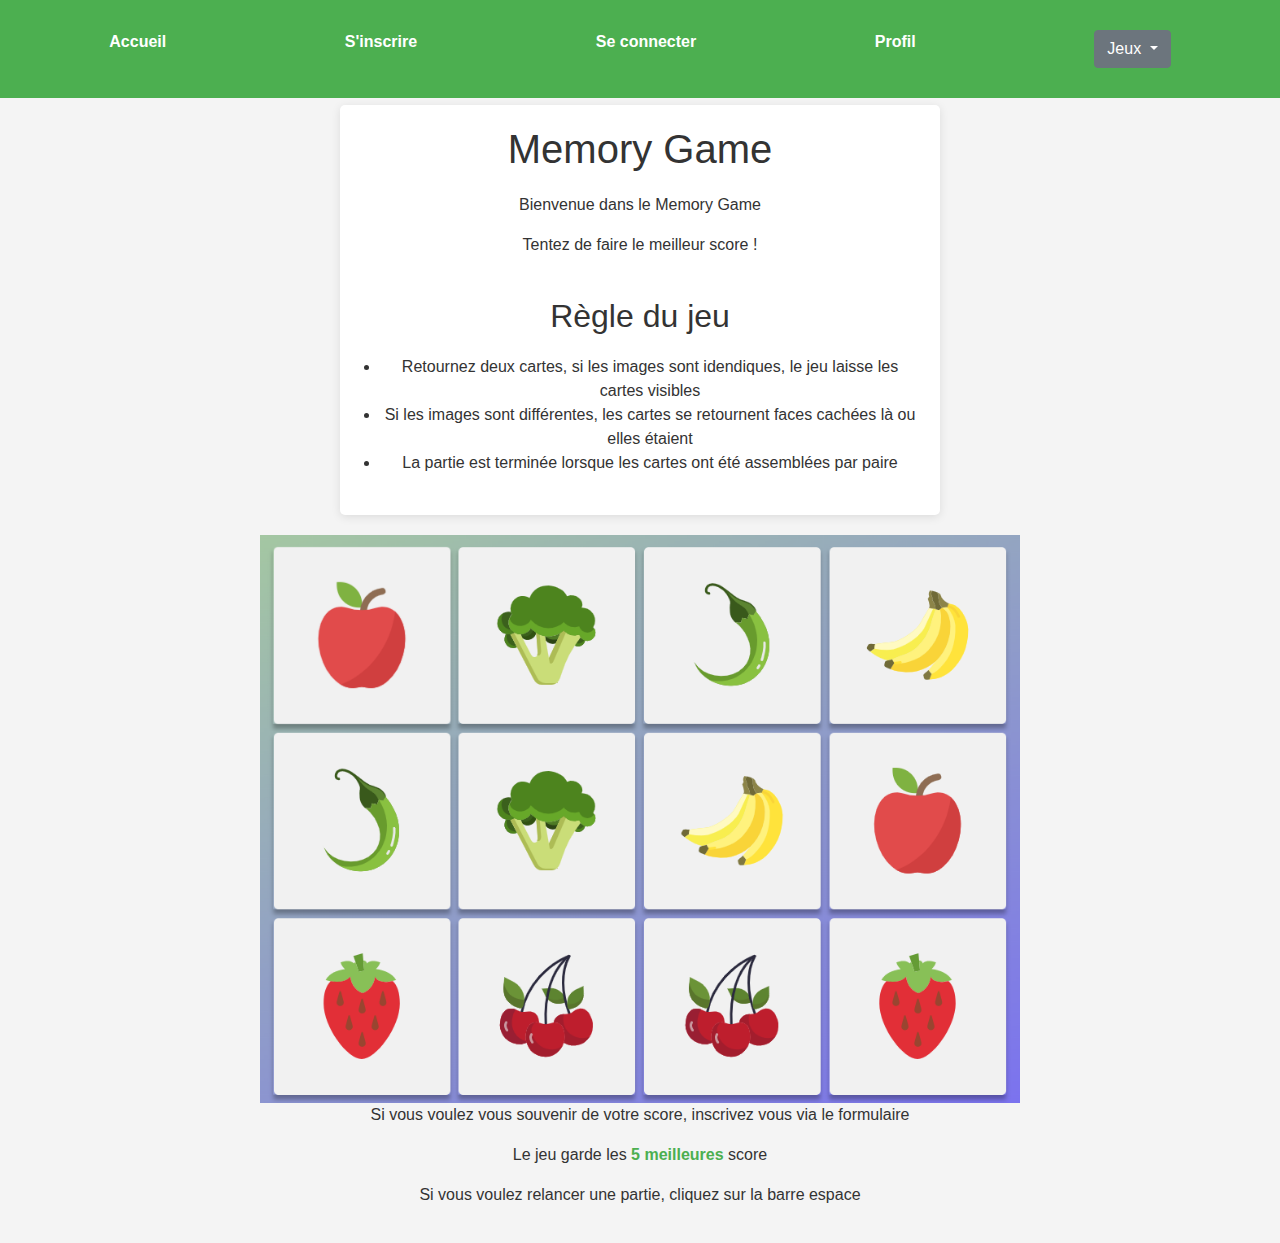
<file: index.html>
<!DOCTYPE html>
<html lang="en">
  <head>
    <meta charset="UTF-8" />
    <meta name="viewport" content="width=device-width, initial-scale=1.0" />
    <title>Memory</title>
    <link
      rel="stylesheet"
      href="https://cdn.jsdelivr.net/npm/bootstrap@4.0.0/dist/css/bootstrap.min.css"
      integrity="sha384-Gn5384xqQ1aoWXA+058RXPxPg6fy4IWvTNh0E263XmFcJlSAwiGgFAW/dAiS6JXm"
      crossorigin="anonymous"
    />
    <link rel="stylesheet" href="css/style.css" />
    <link rel="stylesheet" href="css/index.css" />
  </head>
  <body>
    <header>
      <nav>
        <ul>
          <li><a href="index.html">Accueil</a></li>
          <li><a href="inscription.html">S'inscrire</a></li>
          <li><a href="connexion.html">Se connecter</a></li>
          <li><a href="compte.html">Profil</a></li
          <div class="dropdown show">
            <a
              class="btn btn-secondary dropdown-toggle"
              href="#"
              role="button"
              id="dropdownMenuLink"
              data-toggle="dropdown"
              aria-haspopup="true"
              aria-expanded="false"
            >
              Jeux
            </a>

            <div class="dropdown-menu" aria-labelledby="dropdownMenuLink">
              <a class="dropdown-item" href="jouer.html">Memory</a>
              <a class="dropdown-item" href="tictac.html">Tic-Tac-Toe</a>
            </div>
          </div>
        </ul>
      </nav>
    </header>
    <section>
      <div id="cadre">
        <h1>Memory Game</h1>
        <p>Bienvenue dans le Memory Game</p>
        <p>Tentez de faire le meilleur score !</p>
        <h2>Règle du jeu</h2>
        <ul>
          <li>
            Retournez deux cartes, si les images sont idendiques, le jeu laisse
            les cartes visibles
          </li>
          <li>
            Si les images sont différentes, les cartes se retournent faces
            cachées là ou elles étaient
          </li>
          <li>
            La partie est terminée lorsque les cartes ont été assemblées par
            paire
          </li>
        </ul>
      </div>
      <img
        id="image-exemple"
        src="ressources/memory_detail.png"
        alt="memory terminé"
      />
      <p>
        Si vous voulez vous souvenir de votre score, inscrivez vous via le
        formulaire
      </p>
      <p>Le jeu garde les <strong>5 meilleures</strong> score</p>
      <p>Si vous voulez relancer une partie, cliquez sur la barre espace</p>
    </section>

    <script
      src="https://code.jquery.com/jquery-3.2.1.slim.min.js"
      integrity="sha384-KJ3o2DKtIkvYIK3UENzmM7KCkRr/rE9/Qpg6aAZGJwFDMVNA/GpGFF93hXpG5KkN"
      crossorigin="anonymous"
    ></script>
    <script
      src="https://cdn.jsdelivr.net/npm/popper.js@1.12.9/dist/umd/popper.min.js"
      integrity="sha384-ApNbgh9B+Y1QKtv3Rn7W3mgPxhU9K/ScQsAP7hUibX39j7fakFPskvXusvfa0b4Q"
      crossorigin="anonymous"
    ></script>
    <script
      src="https://cdn.jsdelivr.net/npm/bootstrap@4.0.0/dist/js/bootstrap.min.js"
      integrity="sha384-JZR6Spejh4U02d8jOt6vLEHfe/JQGiRRSQQxSfFWpi1MquVdAyjUar5+76PVCmYl"
      crossorigin="anonymous"
    ></script>
  </body>
</html>
</file>
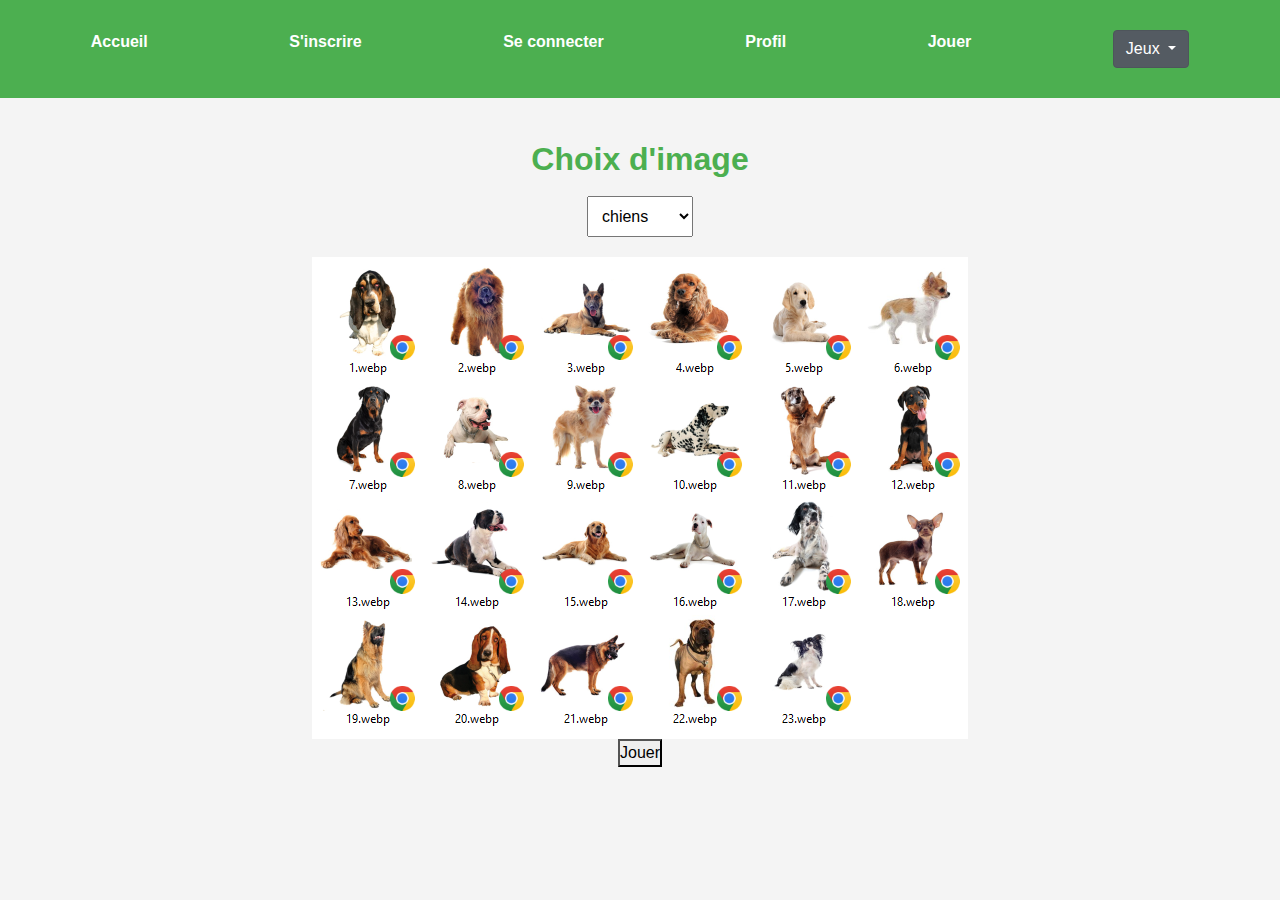
<file: compte.html>
<!DOCTYPE html>
<html lang="en">
  <head>
    <meta charset="UTF-8" />
    <meta name="viewport" content="width=device-width, initial-scale=1.0" />
    <title>Profil</title>
        <link rel="stylesheet" href="https://cdn.jsdelivr.net/npm/bootstrap@4.0.0/dist/css/bootstrap.min.css"
          integrity="sha384-Gn5384xqQ1aoWXA+058RXPxPg6fy4IWvTNh0E263XmFcJlSAwiGgFAW/dAiS6JXm" crossorigin="anonymous" />
    <link rel="stylesheet" href="css/style.css" />
    <link rel="stylesheet" href="css/profil.css" />
  </head>

  <body>
    <header>
      <nav>
        <ul>
          <li><a href="index.html">Accueil</a></li>
          <li><a href="inscription.html">S'inscrire</a></li>
          <li><a href="connexion.html">Se connecter</a></li>
          <li><a href="compte.html">Profil</a></li>
          <li><a href="jouer.html">Jouer</a></li>
          <li class="deconnexion"><a href="index.html">Déconnexion</a></li>
                    <div class="dropdown show">
                      <a class="btn btn-secondary dropdown-toggle" href="#" role="button" id="dropdownMenuLink" data-toggle="dropdown"
                        aria-haspopup="true" aria-expanded="false">
                        Jeux
                      </a>
                    
                      <div class="dropdown-menu" aria-labelledby="dropdownMenuLink">
                        <a class="dropdown-item" href="jouer.html">Memory</a>
                        <a class="dropdown-item" href="tictac.html">Tic-Tac-Toe</a>
                      </div>
                    </div>
        </ul>
      </nav>
      <h3>
        <div id="profile"></div>
      </h3>
    </header>

    <div id="score-list"></div>

    <section id="choix-image-section">
      <h2><strong>Choix d'image</strong></h2>
      <select name="image-memory" id="choix-image">
        <option value="chiens">chiens</option>
        <option value="animaux">animaux</option>
        <option value="alphabet-scrabble">Alphabet</option>
      </select>
      <div id="img-exemple"></div>
      <a href="jouer.html"><button id="play-button">Jouer</button></a>
    </section>


    <script src="https://code.jquery.com/jquery-3.2.1.slim.min.js"
      integrity="sha384-KJ3o2DKtIkvYIK3UENzmM7KCkRr/rE9/Qpg6aAZGJwFDMVNA/GpGFF93hXpG5KkN" crossorigin="anonymous"></script>
    <script src="https://cdn.jsdelivr.net/npm/popper.js@1.12.9/dist/umd/popper.min.js"
      integrity="sha384-ApNbgh9B+Y1QKtv3Rn7W3mgPxhU9K/ScQsAP7hUibX39j7fakFPskvXusvfa0b4Q" crossorigin="anonymous"></script>
    <script src="https://cdn.jsdelivr.net/npm/bootstrap@4.0.0/dist/js/bootstrap.min.js"
      integrity="sha384-JZR6Spejh4U02d8jOt6vLEHfe/JQGiRRSQQxSfFWpi1MquVdAyjUar5+76PVCmYl" crossorigin="anonymous"></script>
    <script type="module" src="js/profil.js"></script>
  </body>
</html>
</file>
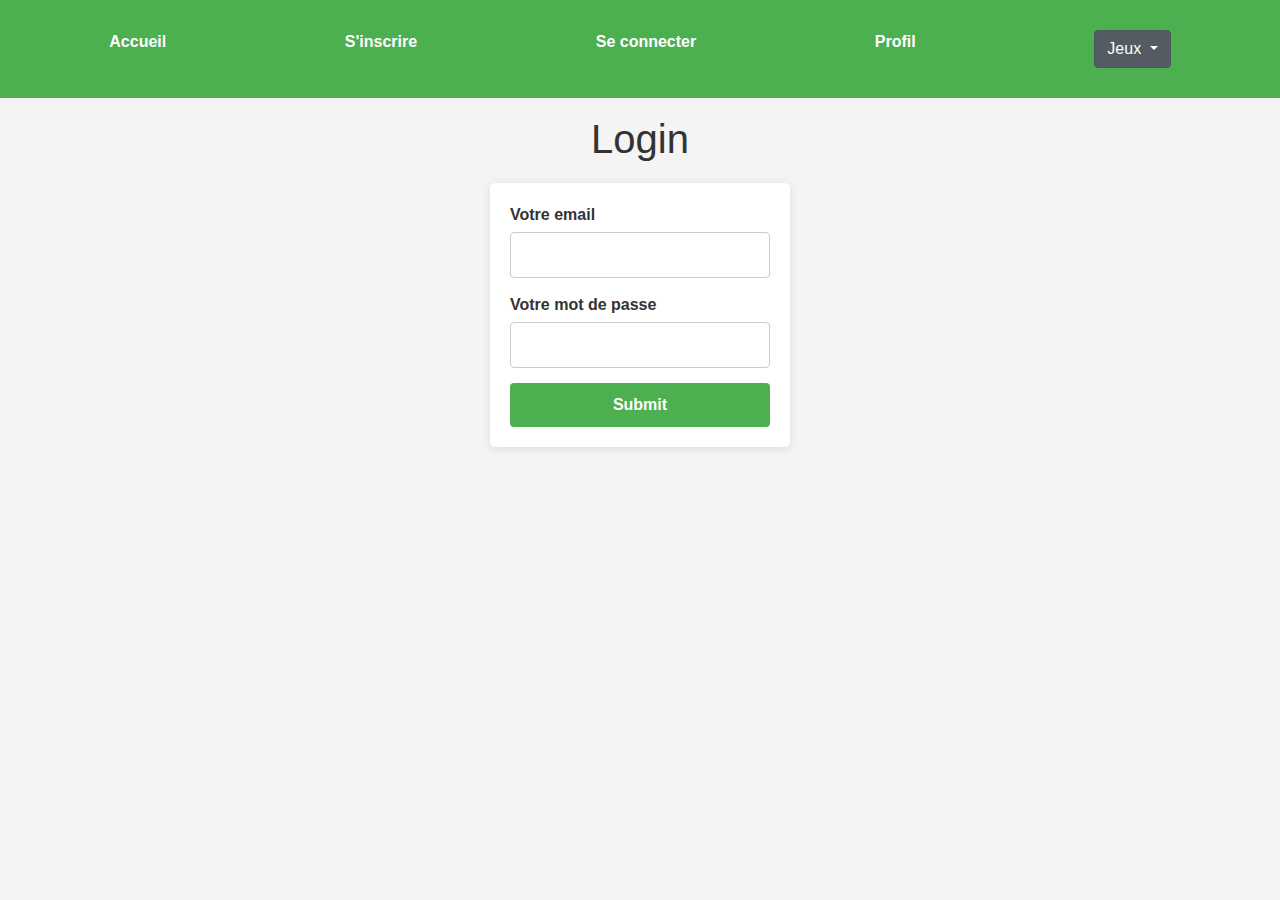
<file: connexion.html>
<!DOCTYPE html>
<html lang="en">
  <head>
    <meta charset="UTF-8" />
    <meta name="viewport" content="width=device-width, initial-scale=1.0" />
    <title>Login</title>
    <link
      rel="stylesheet"
      href="https://cdn.jsdelivr.net/npm/bootstrap@4.0.0/dist/css/bootstrap.min.css"
      integrity="sha384-Gn5384xqQ1aoWXA+058RXPxPg6fy4IWvTNh0E263XmFcJlSAwiGgFAW/dAiS6JXm"
      crossorigin="anonymous"
    />
    <link rel="stylesheet" href="css/style.css" />
    <link rel="stylesheet" href="css/login.css" />
  </head>
  <body>
    <header>
      <nav>
        <ul>
          <li><a href="index.html">Accueil</a></li>
          <li><a href="inscription.html">S'inscrire</a></li>
          <li><a href="connexion.html">Se connecter</a></li>
          <li><a href="compte.html">Profil</a></li>
          <div class="dropdown show">
            <a
              class="btn btn-secondary dropdown-toggle"
              href="#"
              role="button"
              id="dropdownMenuLink"
              data-toggle="dropdown"
              aria-haspopup="true"
              aria-expanded="false"
            >
              Jeux
            </a>

            <div class="dropdown-menu" aria-labelledby="dropdownMenuLink">
              <a class="dropdown-item" href="jouer.html">Memory</a>
              <a class="dropdown-item" href="tictac.html">Tic-Tac-Toe</a>
            </div>
          </div>
        </ul>
      </nav>
    </header>
    <h1>Login</h1>
    <form id="login">
      <label for="email">Votre email</label>
      <input type="email" id="email" /><br />

      <label for="password">Votre mot de passe</label>
      <input type="password" id="password" /><br />

      <button type="submit">Submit</button>
    </form>

    <div id="errorMessage">
      <p>Liste d'erreurs :</p>
    </div>

    <script
      src="https://code.jquery.com/jquery-3.2.1.slim.min.js"
      integrity="sha384-KJ3o2DKtIkvYIK3UENzmM7KCkRr/rE9/Qpg6aAZGJwFDMVNA/GpGFF93hXpG5KkN"
      crossorigin="anonymous"
    ></script>
    <script
      src="https://cdn.jsdelivr.net/npm/popper.js@1.12.9/dist/umd/popper.min.js"
      integrity="sha384-ApNbgh9B+Y1QKtv3Rn7W3mgPxhU9K/ScQsAP7hUibX39j7fakFPskvXusvfa0b4Q"
      crossorigin="anonymous"
    ></script>
    <script
      src="https://cdn.jsdelivr.net/npm/bootstrap@4.0.0/dist/js/bootstrap.min.js"
      integrity="sha384-JZR6Spejh4U02d8jOt6vLEHfe/JQGiRRSQQxSfFWpi1MquVdAyjUar5+76PVCmYl"
      crossorigin="anonymous"
    ></script>
    <script type="module" src="js/connexion.js"></script>
  </body>
</html>
</file>
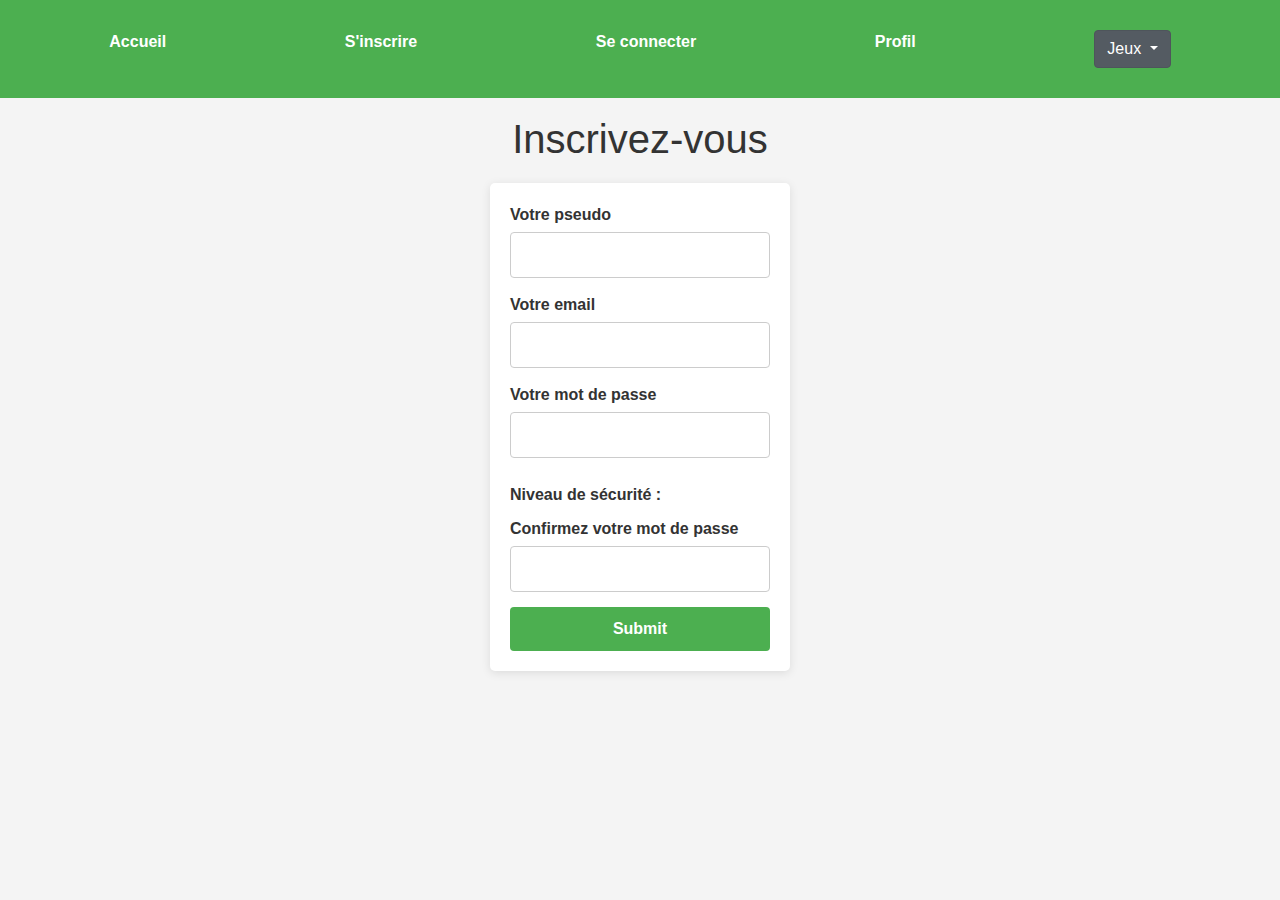
<file: inscription.html>
<!DOCTYPE html>
<html lang="en">
  <head>
    <meta charset="UTF-8" />
    <meta name="viewport" content="width=device-width, initial-scale=1.0" />
    <title>Inscription</title>
    <link
      rel="stylesheet"
      href="https://cdn.jsdelivr.net/npm/bootstrap@4.0.0/dist/css/bootstrap.min.css"
      integrity="sha384-Gn5384xqQ1aoWXA+058RXPxPg6fy4IWvTNh0E263XmFcJlSAwiGgFAW/dAiS6JXm"
      crossorigin="anonymous"
    />
    <link rel="stylesheet" href="css/style.css" />
    <link rel="stylesheet" href="css/inscription.css" />
  </head>

  <body>
    <header>
      <nav>
        <ul>
          <li><a href="index.html">Accueil</a></li>
          <li><a href="inscription.html">S'inscrire</a></li>
          <li><a href="connexion.html">Se connecter</a></li>
          <li><a href="compte.html">Profil</a></li>
          <div class="dropdown show">
            <a
              class="btn btn-secondary dropdown-toggle"
              href="#"
              role="button"
              id="dropdownMenuLink"
              data-toggle="dropdown"
              aria-haspopup="true"
              aria-expanded="false"
            >
              Jeux
            </a>
            <div class="dropdown-menu" aria-labelledby="dropdownMenuLink">
              <a class="dropdown-item" href="jouer.html">Memory</a>
              <a class="dropdown-item" href="tictac.html">Tic-Tac-Toe</a>
            </div>
          </div>
        </ul>
      </nav>
    </header>
    <h1>Inscrivez-vous</h1>
    <form id="signup-form">
      <label for="name">Votre pseudo</label>
      <input type="text" id="name" /><br />

      <label for="email">Votre email</label>
      <input type="email" id="email" /><br />

      <label for="password">Votre mot de passe</label>
      <input type="password" id="password" /><br />

      <div id="passwordForce">Niveau de sécurité :</div>
      <!-- Div pour afficher la force -->

      <label for="password-confirm">Confirmez votre mot de passe</label>
      <input type="password" id="password-confirm" /><br />

      <button type="submit">Submit</button>
    </form>

    <div id="errorMessage">
      <p>Liste d'erreurs :</p>
    </div>

    <script
      src="https://code.jquery.com/jquery-3.2.1.slim.min.js"
      integrity="sha384-KJ3o2DKtIkvYIK3UENzmM7KCkRr/rE9/Qpg6aAZGJwFDMVNA/GpGFF93hXpG5KkN"
      crossorigin="anonymous"
    ></script>
    <script
      src="https://cdn.jsdelivr.net/npm/popper.js@1.12.9/dist/umd/popper.min.js"
      integrity="sha384-ApNbgh9B+Y1QKtv3Rn7W3mgPxhU9K/ScQsAP7hUibX39j7fakFPskvXusvfa0b4Q"
      crossorigin="anonymous"
    ></script>
    <script
      src="https://cdn.jsdelivr.net/npm/bootstrap@4.0.0/dist/js/bootstrap.min.js"
      integrity="sha384-JZR6Spejh4U02d8jOt6vLEHfe/JQGiRRSQQxSfFWpi1MquVdAyjUar5+76PVCmYl"
      crossorigin="anonymous"
    ></script>
    <script type="module" src="js/formulaire.js"></script>
  </body>
</html>
</file>
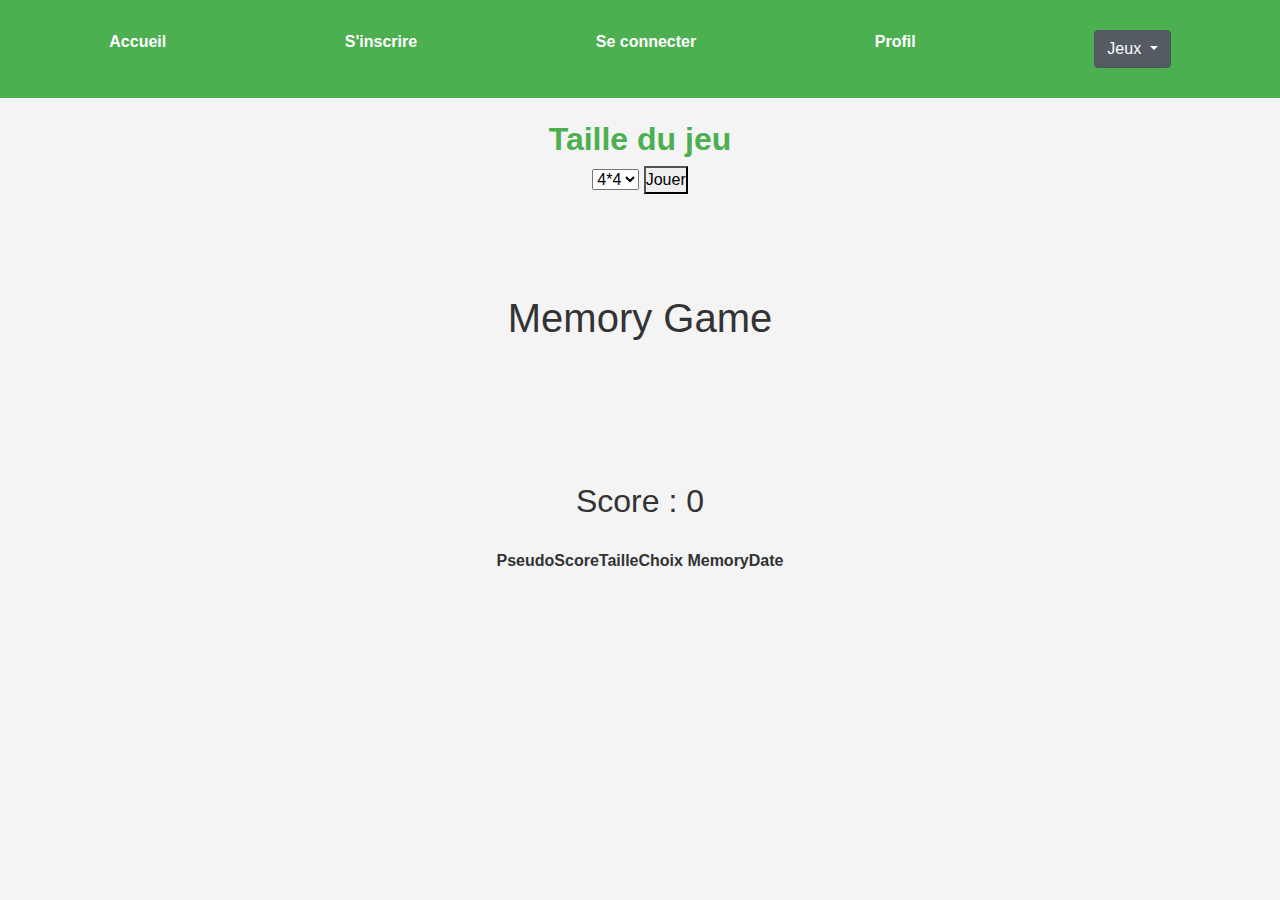
<file: jouer.html>
<!DOCTYPE html>
<html lang="en">
  <head>
    <meta charset="UTF-8" />
    <meta name="viewport" content="width=device-width, initial-scale=1.0" />
    <title>Memory</title>
    <link
      rel="stylesheet"
      href="https://cdn.jsdelivr.net/npm/bootstrap@4.0.0/dist/css/bootstrap.min.css"
      integrity="sha384-Gn5384xqQ1aoWXA+058RXPxPg6fy4IWvTNh0E263XmFcJlSAwiGgFAW/dAiS6JXm"
      crossorigin="anonymous"
    />
    <link rel="stylesheet" href="css/style.css" />
    <link rel="stylesheet" href="css/jeu.css" />
    <script type="module" defer src="js/app.js"></script>
  </head>

  <body>
    <header>
      <nav>
        <ul>
          <li><a href="index.html">Accueil</a></li>
          <li><a href="inscription.html">S'inscrire</a></li>
          <li><a href="connexion.html">Se connecter</a></li>
          <li><a href="compte.html">Profil</a></li>
          <div class="dropdown show">
            <a
              class="btn btn-secondary dropdown-toggle"
              href="#"
              role="button"
              id="dropdownMenuLink"
              data-toggle="dropdown"
              aria-haspopup="true"
              aria-expanded="false"
            >
              Jeux
            </a>

            <div class="dropdown-menu" aria-labelledby="dropdownMenuLink">
              <a class="dropdown-item" href="jouer.html">Memory</a>
              <a class="dropdown-item" href="tictac.html">Tic-Tac-Toe</a>
            </div>
          </div>
        </ul>
      </nav>
    </header>
    <section>
      <h2><strong>Taille du jeu</strong></h2>
      <select name="nombresDeCartes" class="nombreDeCartes">
        <option value="16">4*4</option>
        <option value="20">5*4</option>
        <option value="24">6*4</option>
      </select>
      <button id="play-button">Jouer</button>
    </section>
    <section id="jeu">
      <h1>Memory Game</h1>
      <div class="conteneur-cartes"></div>
      <h2 id="score"><span>Score : 0</span></h2>
    </section>
    <div id="table-scores">
      <table>
        <thead>
          <tr>
            <th>Pseudo</th>
            <th>Score</th>
            <th>Taille</th>
            <th>Choix Memory</th>
            <th>Date</th>
          </tr>
        </thead>
        <tbody id="table-body"></tbody>
      </table>
    </div>

    <script
      src="https://code.jquery.com/jquery-3.2.1.slim.min.js"
      integrity="sha384-KJ3o2DKtIkvYIK3UENzmM7KCkRr/rE9/Qpg6aAZGJwFDMVNA/GpGFF93hXpG5KkN"
      crossorigin="anonymous"
    ></script>
    <script
      src="https://cdn.jsdelivr.net/npm/popper.js@1.12.9/dist/umd/popper.min.js"
      integrity="sha384-ApNbgh9B+Y1QKtv3Rn7W3mgPxhU9K/ScQsAP7hUibX39j7fakFPskvXusvfa0b4Q"
      crossorigin="anonymous"
    ></script>
    <script
      src="https://cdn.jsdelivr.net/npm/bootstrap@4.0.0/dist/js/bootstrap.min.js"
      integrity="sha384-JZR6Spejh4U02d8jOt6vLEHfe/JQGiRRSQQxSfFWpi1MquVdAyjUar5+76PVCmYl"
      crossorigin="anonymous"
    ></script>
  </body>
</html>
</file>
<file: css/style.css>
* {
  box-sizing: border-box;
  margin: 0;
  padding: 0;
}

body {
  font-family: Arial, sans-serif;
  background-color: #f4f4f4;
  color: #333;
  display: flex;
  flex-direction: column;
  align-items: center;
  justify-content: flex-start;

  min-height: 100vh;
}

header {
  width: 100%;
  background-color: #4caf50;
  position: fixed;

  top: 0;

  left: 0;

  z-index: 1000;
}

nav ul {
  list-style: none;
  padding: 10px 20px;
  display: flex;
  justify-content: space-around;
}

nav a {
  text-decoration: none;
  color: white;
  font-weight: bold;
}

.nav a:hover {
  text-decoration: underline;
}

strong {
  color: #4caf50;
}

section {
  padding: 80px 20px 20px;

  max-width: 800px;

  text-align: center;
}

h1 {
  margin-bottom: 20px;
}

h2 {
  margin-top: 40px;
}

ul {
  list-style-type: disc;
  margin: 20px 0;
  padding-left: 20px;
}

@media (min-width: 320px) and (max-width: 480px) {
  body {
    font-size: 16px;
    padding: 10px;
  }

  .conteneur-cartes {
    grid-template-columns: repeat(2, 1fr);
    gap: 8px;
  }

  .cartes {
    width: 100%;
    height: auto;
    margin-bottom: 10px;
  }

  #play-button {
    font-size: 14px;
    padding: 12px 28px;
  }

  .score-container {
    flex-direction: column;
    margin-top: 20px;
  }

  .score-list,
  .score-list-chiens {
    width: 100%;
    margin-bottom: 10px;
  }

  .btn btn-secondary dropdown-toggle {
    font-size: 14px;
    padding: 12px 28px;
    color: #4caf50;
  }
}
</file>
<file: css/index.css>
img {
  max-width: 100%;
  height: auto;
  margin-top: 20px;
}

strong {
  color: #4caf50;
}

#cadre {
    background: white;
    padding: 20px;
    border-radius: 5px;
    box-shadow: 0 2px 10px rgba(0, 0, 0, 0.1);
    width: 300px;
    display: block;
        margin-left: auto;
            margin-right: auto;
            width: 600px;
            margin-top: 25px;
}


@media (max-width: 500px) {
  nav ul {
    flex-direction: column;
    align-items: center;
  }
  section {
    padding: 60px 10px 20px;
  }
}
</file>
<file: css/login.css>
h1 {
  margin: 115px 0 20px;
}

form {
  background: white;
  padding: 20px;
  border-radius: 5px;
  box-shadow: 0 2px 10px rgba(0, 0, 0, 0.1);
  width: 300px;
}

label {
  display: block;
  margin-bottom: 5px;
  font-weight: bold;
}

input[type="email"],
input[type="password"] {
  width: 100%;
  padding: 10px;
  margin-bottom: 15px;
  border: 1px solid #ccc;
  border-radius: 4px;
}

button {
  background-color: #4caf50;
  color: white;
  padding: 10px;
  border: none;
  border-radius: 4px;
  cursor: pointer;
  width: 100%;
  font-weight: bold;
}

button:hover {
  background-color: #45a049;
}

#errorMessage {
  color: red;
  margin-top: 10px;
  display: none;
}

@media (max-width: 500px) {
  form {
    width: 90%;
  }

  .nav ul {
    flex-direction: column;
    align-items: center;
  }
}
</file>
<file: css/inscription.css>
h1 {
  margin: 115px 0 20px;
}

form {
  background: white;
  padding: 20px;
  border-radius: 5px;
  box-shadow: 0 2px 10px rgba(0, 0, 0, 0.1);
  width: 300px;
}

label {
  display: block;
  margin-bottom: 5px;
  font-weight: bold;
}

input[type="text"],
input[type="email"],
input[type="password"] {
  width: 100%;
  padding: 10px;
  margin-bottom: 15px;
  border: 1px solid #ccc;
  border-radius: 4px;
}

button {
  background-color: #4caf50;
  color: white;
  padding: 10px;
  border: none;
  border-radius: 4px;
  cursor: pointer;
  width: 100%;
  font-weight: bold;
}

button:hover {
  background-color: #45a049;
}

#errorMessage {
  color: red;
  margin-top: 10px;
  display: none;
}

#passwordForce {
  margin: 10px 0;
  font-weight: bold;
}

.force-faible {
  color: red;
}
.force-moyen {
  color: orange;
}
.force-fort {
  color: green;
}

input:invalid {
  animation: shake 0.3s;
}

@keyframes shake {
  25% {
    transform: translate(4px);
  }
  50% {
    transform: translate(-4px);
  }
  75% {
    transform: translate(4px);
  }
}

/* Responsive */
@media (max-width: 500px) {
  form {
    width: 90%;
  }

  nav ul {
    flex-direction: column;
    align-items: center;
  }
}
</file>
<file: css/profil.css>
/* Reset CSS */
* {
    box-sizing: border-box;
    margin: 0;
    padding: 0;
}

body {
    font-family: Arial, sans-serif;
    background-color: #f4f4f4;
    color: #333;
    display: flex;
    flex-direction: column;
    align-items: center;
    justify-content: flex-start;
    /* Aligne le contenu en haut */
    min-height: 100vh;
    /* Assure que le body prend toute la hauteur */
}

header {
    width: 100%;
    background-color: #4CAF50;
    /* Couleur de fond de l'en-tête */
    position: fixed;
    /* Fixe l'en-tête en haut */
    top: 0;
    left: 0;
    z-index: 1000;
    /* Assure que l'en-tête est au-dessus des autres éléments */
}

nav ul {
    list-style: none;
    padding: 10px 20px;
    display: flex;
    justify-content: space-around;
}

nav a {
    text-decoration: none;
    color: white;
    font-weight: bold;
}

nav a:hover {
    text-decoration: underline;
    /* Souligne les liens au survol */
}

h3 {
    text-align: center;
    /* Centre le texte */
    color: white;
    /* Couleur du texte du profil */
    margin-top: 10px;
    /* Espacement au-dessus du titre */
}

section {
    padding: 80px 20px 20px;
    /* Ajoute un espacement en haut pour éviter que le contenu ne soit caché par l'en-tête fixe */
    max-width: 800px;
    /* Limite la largeur du contenu */
    text-align: center;
    /* Centre le texte */
    margin-top: 20px;
    /* Ajoute un espacement entre les sections */
}

h2 {
    margin-top: 40px;
    color: #4CAF50;
    /* Couleur du texte des titres de section */
}

select {
    padding: 10px;
    /* Espacement intérieur pour le sélecteur */
    margin-top: 10px;
    /* Espacement au-dessus du sélecteur */
    font-size: 16px;
    /* Taille de police pour le sélecteur */
}

#img-exemple {
    margin-top: 20px;
    /* Ajoute un espacement au-dessus de l'exemple d'image */
}

/* Responsive */
@media (max-width: 500px) {
    nav ul {
        flex-direction: column;
        /* Change la direction en colonne sur les petits écrans */
        align-items: center;
        /* Centre les éléments de la liste */
    }

    section {
        padding: 60px 10px 20px;
        /* Réduit l'espacement sur mobile */
    }
}
</file>
<file: css/jeu.css>
/* Reset CSS */
* {
    box-sizing: border-box;
    margin: 0;
    padding: 0;
}

body {
    font-family: Arial, sans-serif;
    background-color: #f4f4f4;
    color: #333;
    display: flex;
    flex-direction: column;
    align-items: center;
    justify-content: flex-start;
    min-height: 100vh;
    /* Assure que le body prend toute la hauteur */
}

header {
    width: 100%;
    background-color: #4CAF50;
    /* Couleur de fond de l'en-tête */
    position: fixed;
    /* Fixe l'en-tête en haut */
    top: 0;
    left: 0;
    z-index: 1000;
    /* Assure que l'en-tête est au-dessus des autres éléments */
}

nav ul {
    list-style: none;
    padding: 10px 20px;
    display: flex;
    justify-content: space-around;
}

nav a {
    text-decoration: none;
    color: white;
    font-weight: bold;
}

nav a:hover {
    text-decoration: underline;
    /* Sous-ligne lors du survol */
}

section {
    padding: 80px 20px 20px;
    /* Ajoute un espacement en haut pour éviter que le contenu ne soit caché par l'en-tête fixe */
    max-width: 800px;
    /* Limite la largeur du contenu */
    text-align: center;
    /* Centre le texte */
}

h1 {
    margin-bottom: 20px;
}

h2 {
    margin-top: 40px;
}

ul {
    list-style-type: disc;
    margin: 20px 0;
    padding-left: 20px;
}

img {
    max-width: 100%;
    /* Assure que l'image ne dépasse pas la largeur de son conteneur */
    height: auto;
    /* Garde les proportions de l'image */
    margin-top: 20px;
    /* Ajoute un espacement en haut de l'image */
}

strong {
    color: #4CAF50;
    /* Donne une couleur aux éléments en gras */
}

/* Styles pour le conteneur des cartes */
.conteneur-cartes {
    display: grid;
    grid-template-columns: repeat(auto-fill, minmax(100px, 1fr));
    /* Utilise une grille responsive */
    gap: 10px;
    /* Espace entre les cartes */
    margin: 20px auto;
    max-width: 800px;
    /* Largeur maximale pour le conteneur */
    padding-top: 80px;
    /* Assure que les cartes ne sont pas cachées par l'en-tête */
}

/* Styles pour chaque carte */
.cartes {
    position: relative;
    cursor: pointer;
    border-radius: 8px;
    /* Arrondi des coins des cartes */
    overflow: hidden;
    /* Masque le débordement */
}

.cartes img {
    width: 100%;
    /* S'assure que l'image remplit la carte */
    height: auto;
    /* Maintient le ratio d'aspect */
    display: block;
    /* S'assure que l'image se comporte comme un bloc */
}

.couverture {
    position: absolute;
    top: 0;
    left: 0;
    right: 0;
    bottom: 0;
    background: white;
    /* Couverture blanche */
    display: flex;
    justify-content: center;
    align-items: center;
    visibility: visible;
    /* Visible par défaut */
    transition: visibility 0.3s ease;
    /* Transition pour un effet plus fluide */
}

.image-couverture {
    width: 50%;
    /* Réduit la taille de l'image de couverture */
    height: auto;
    /* Maintient le ratio d'aspect */
}

/* Effet pour les cartes retournées */
.cartes.flipped {
    transform: rotateY(180deg);
    /* Rotation de la carte */
    transition: transform 0.6s;
    /* Transition douce */
}

/* Responsive */
@media (max-width: 500px) {
    nav ul {
        flex-direction: column;
        /* Aligne les éléments de navigation en colonne sur mobile */
        align-items: center;
    }

    section {
        padding: 60px 10px 20px;
        /* Réduit l'espacement sur mobile */
    }

    .conteneur-cartes {
        grid-template-columns: repeat(auto-fill, minmax(80px, 1fr));
        /* Ajuste la taille des cartes sur mobile */
    }
}
</file>
